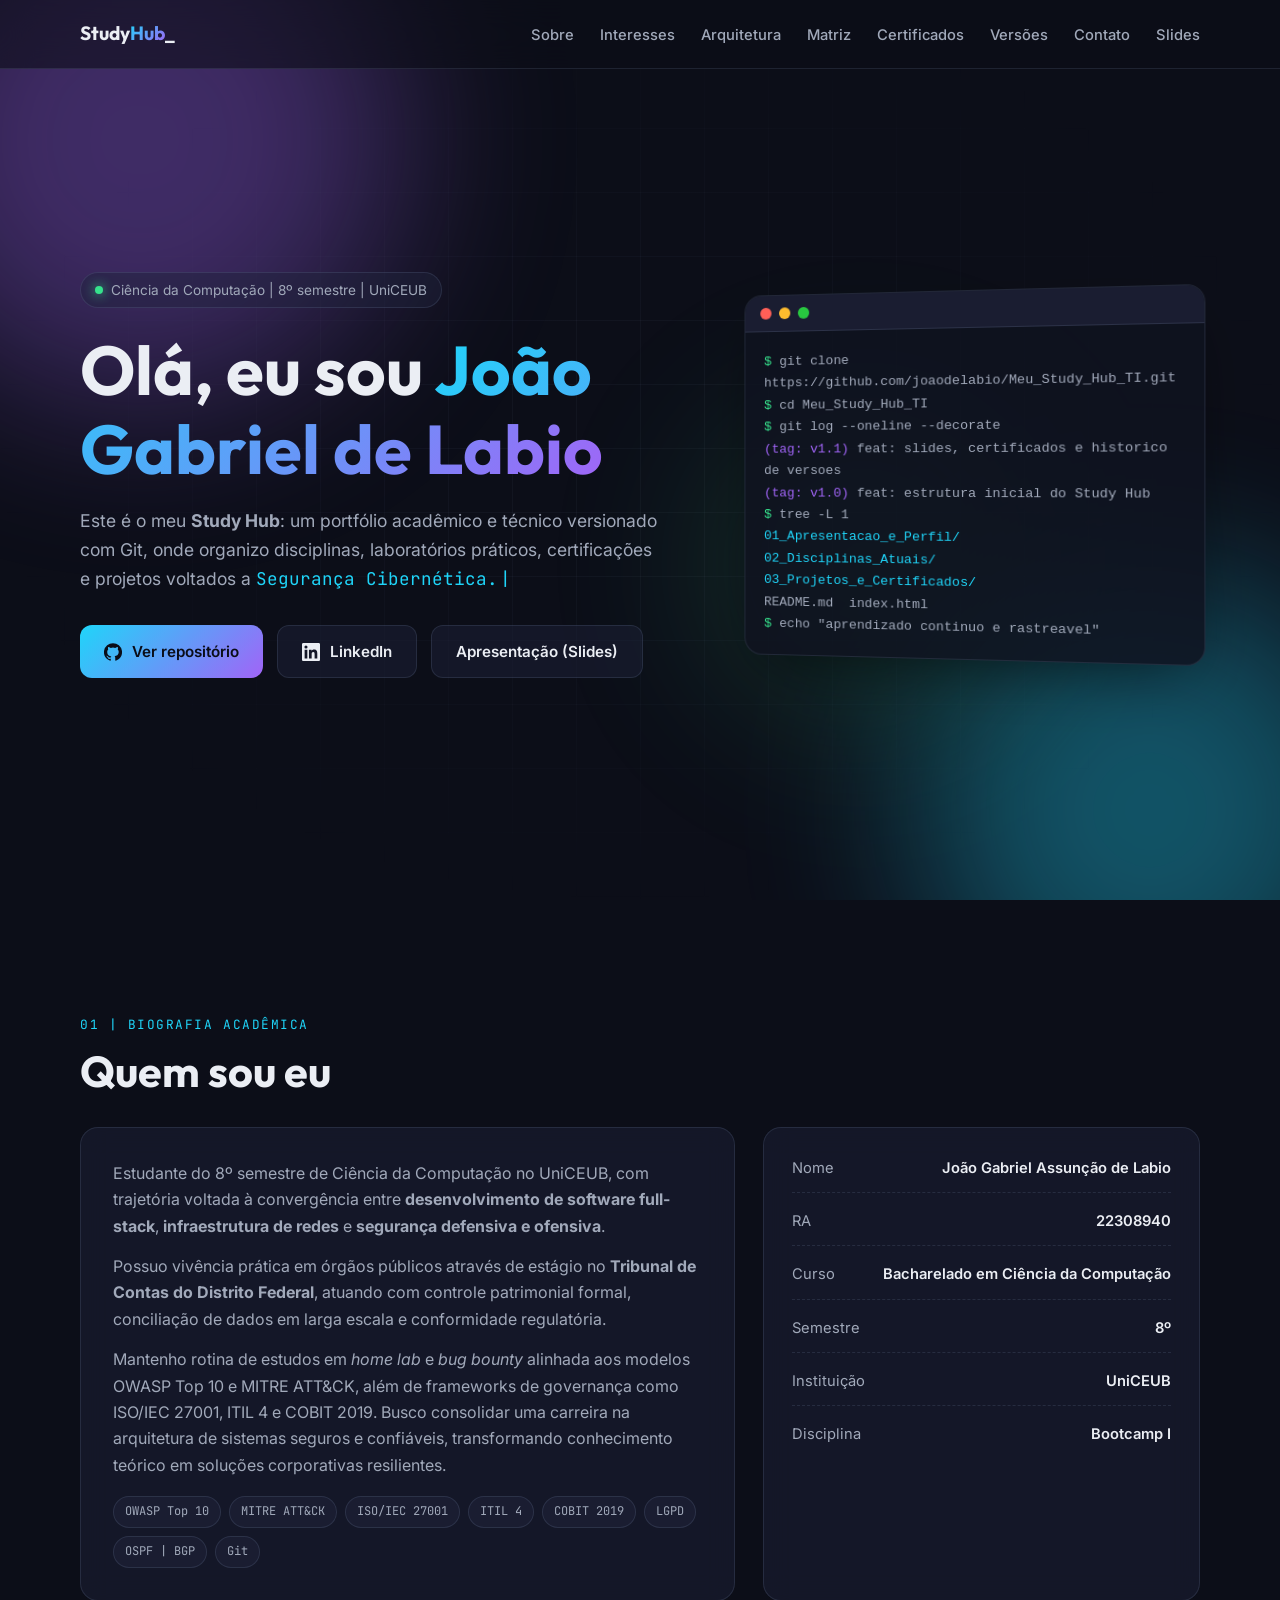
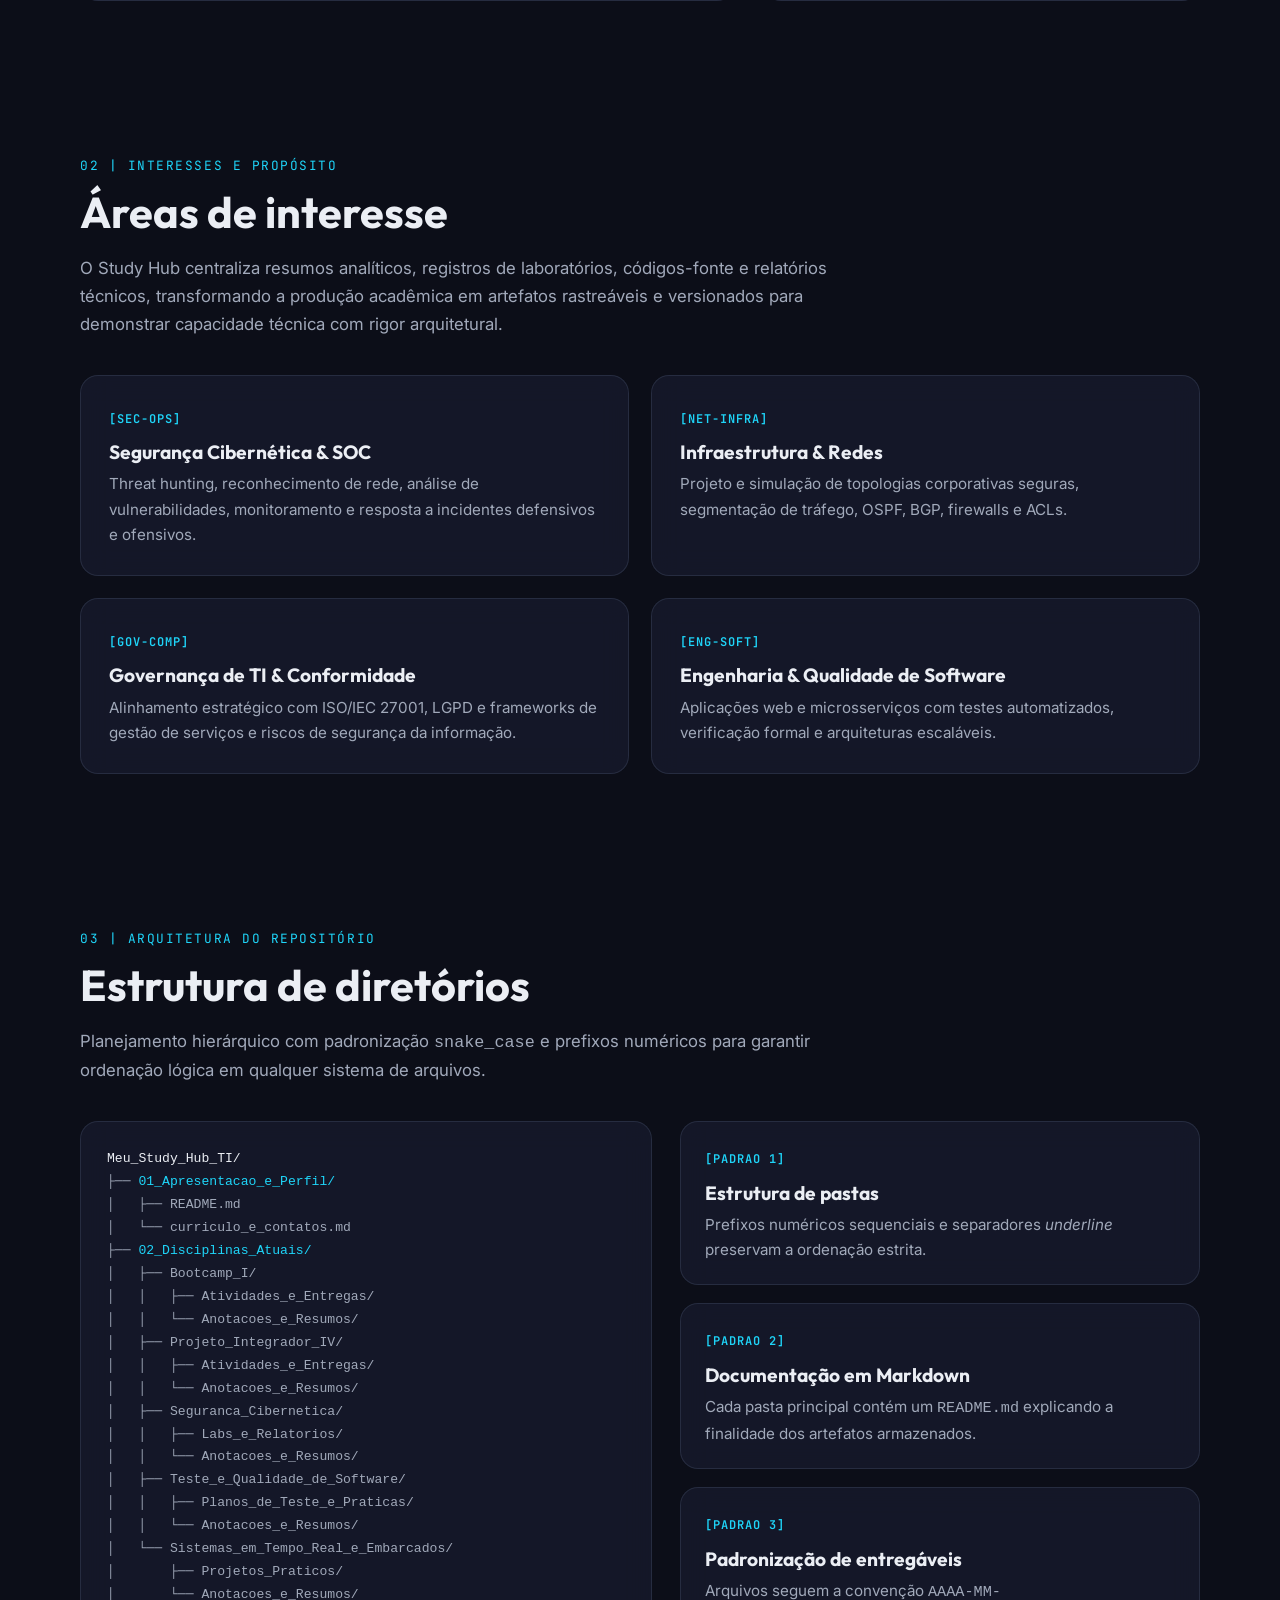
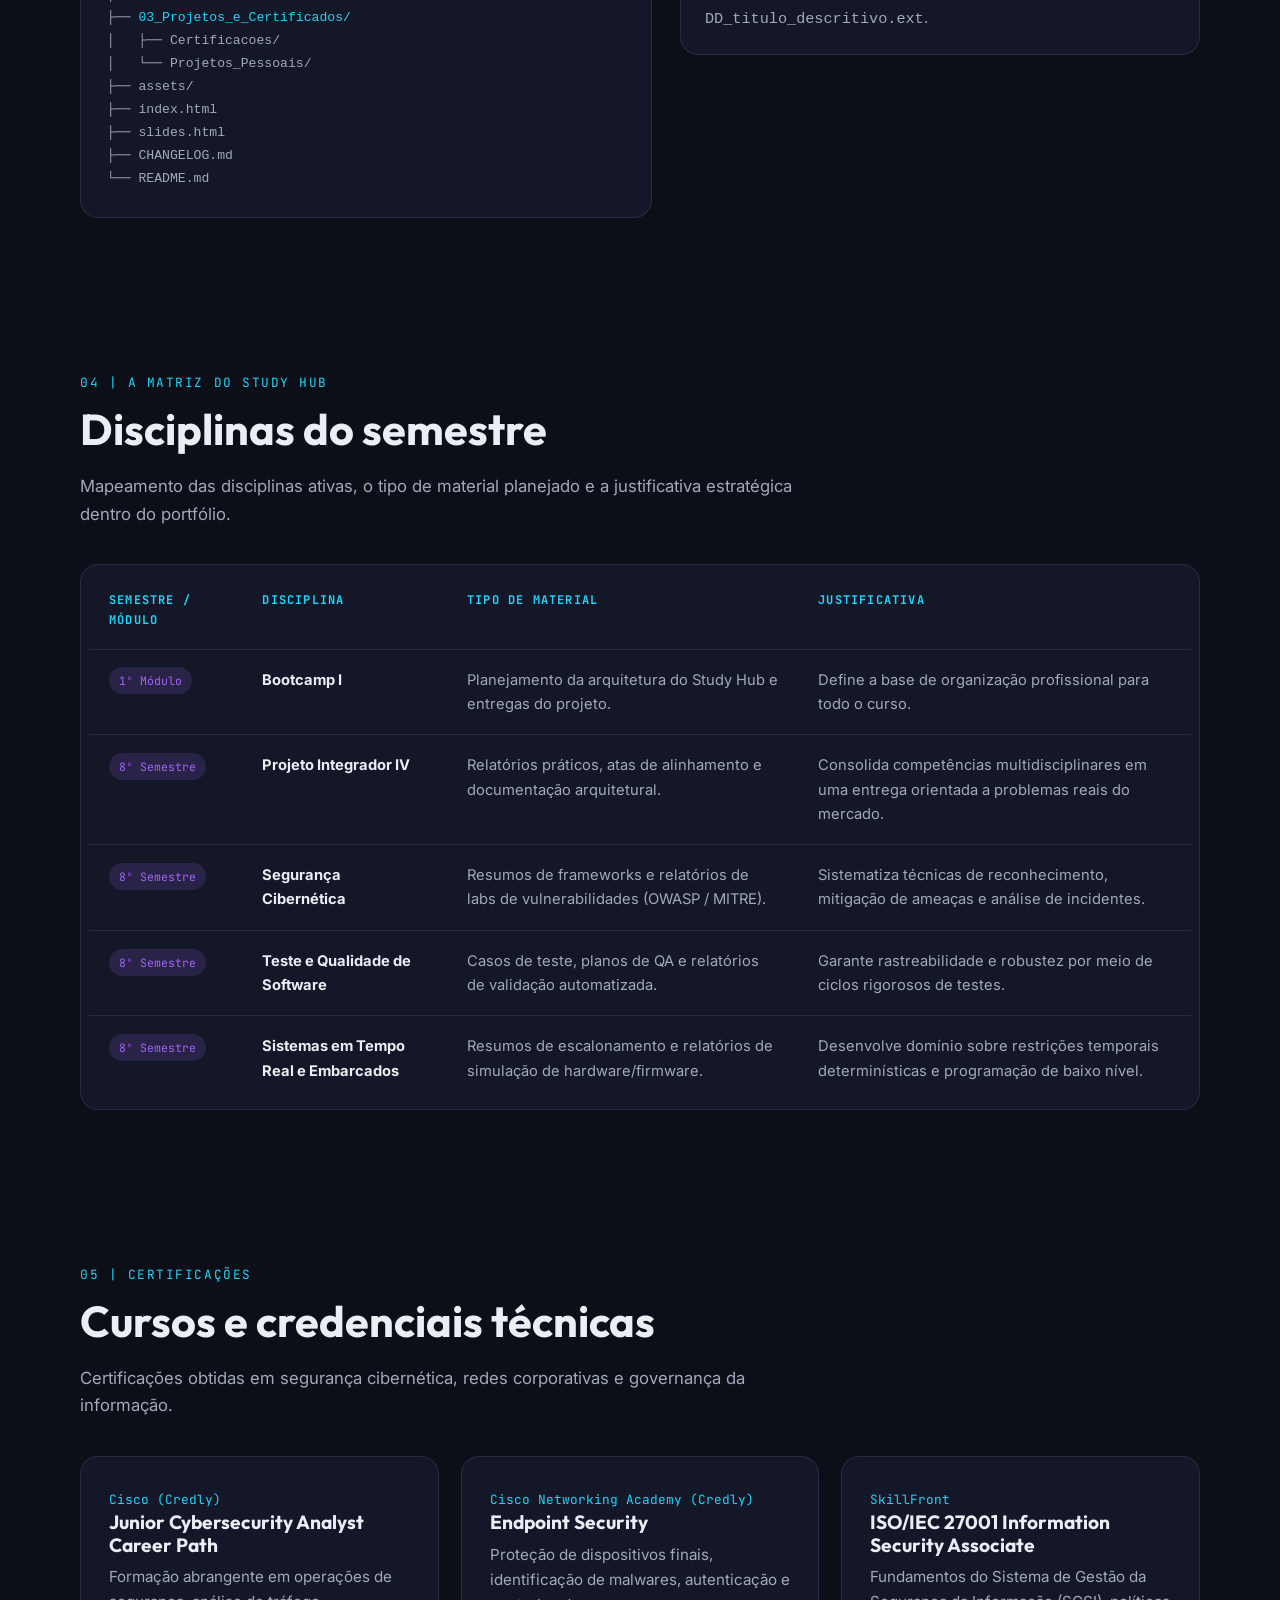
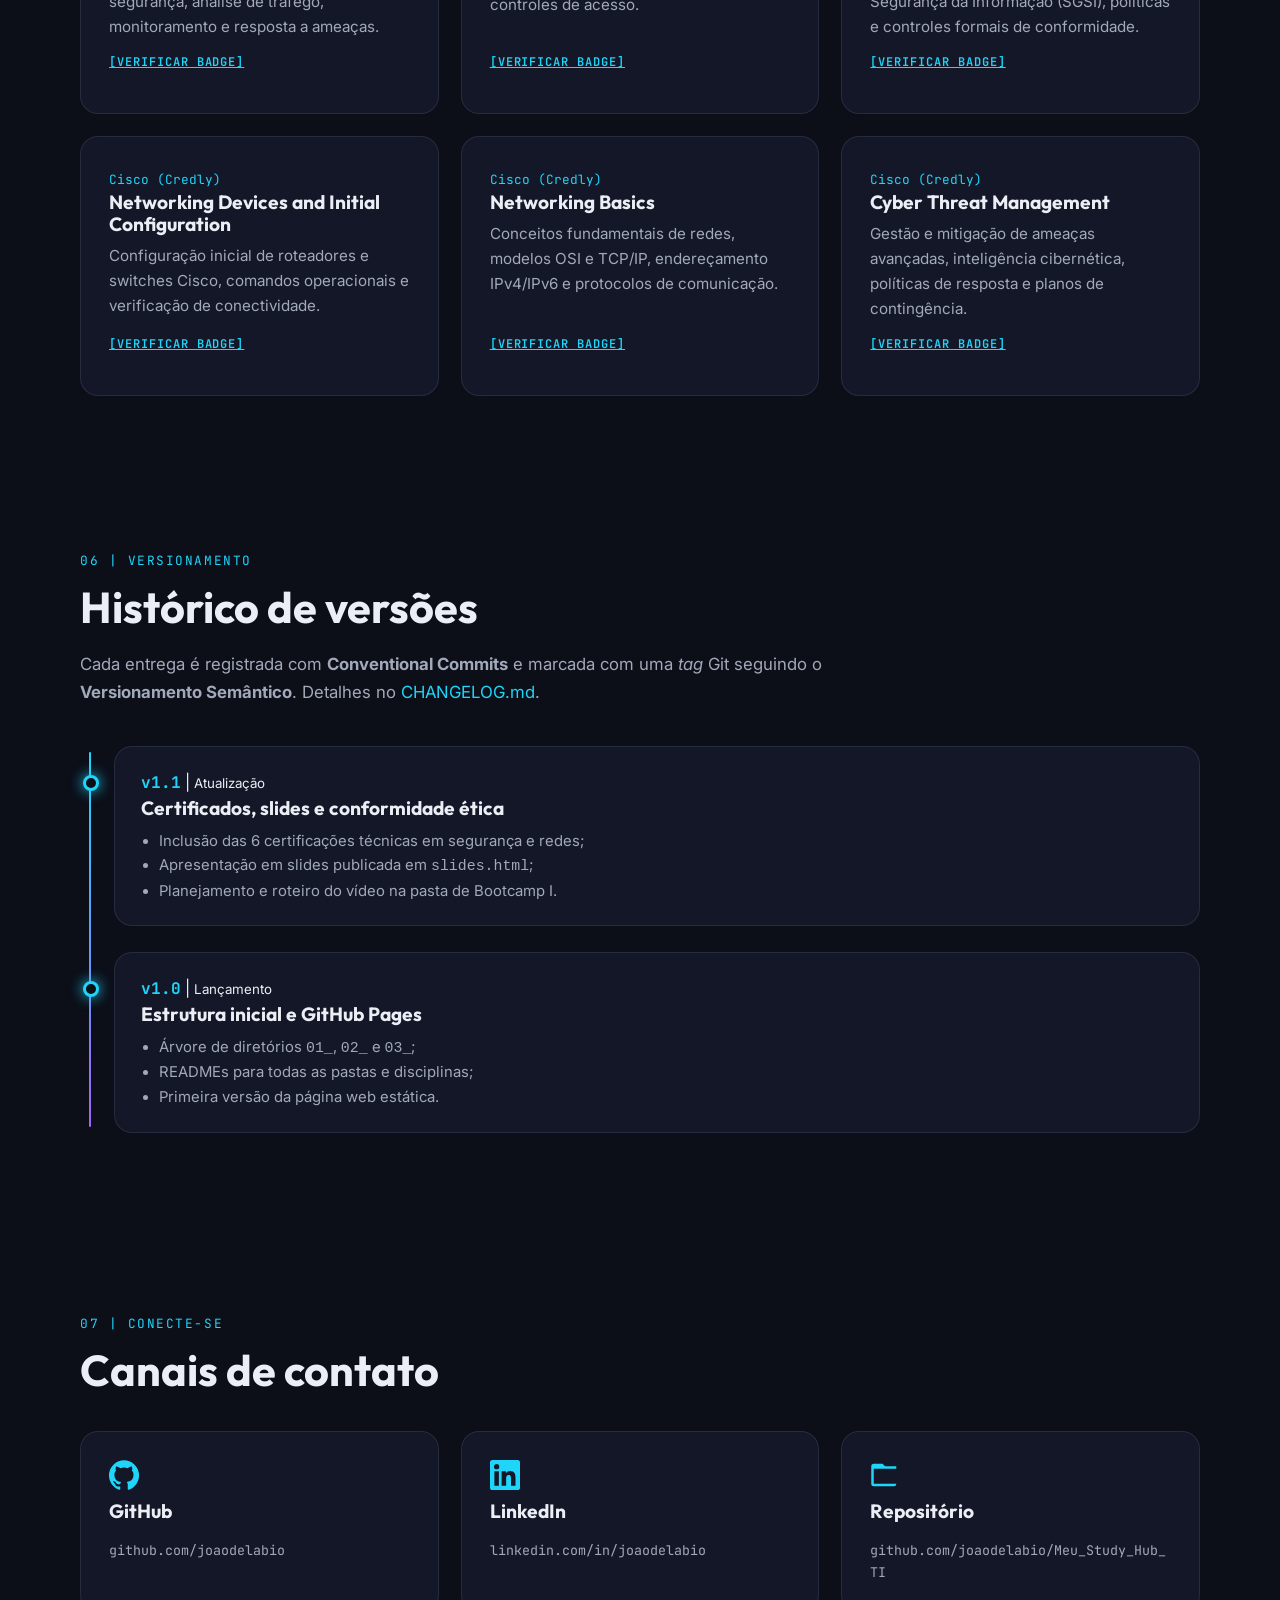
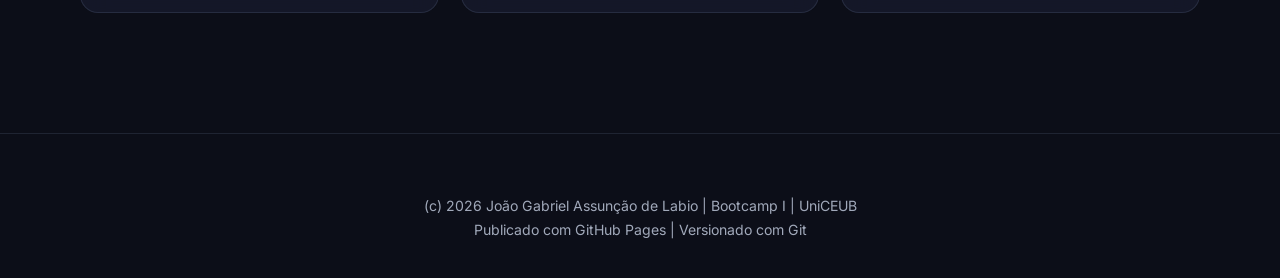
<file: index.html>
<!DOCTYPE html>
<html lang="pt-BR">

<head>
  <meta charset="UTF-8">
  <meta name="viewport" content="width=device-width, initial-scale=1.0">
  <title>Study Hub - João Gabriel de Labio | Ciência da Computação UniCEUB</title>
  <meta name="description"
    content="Study Hub de João Gabriel Assunção de Labio: portfólio acadêmico e profissional versionado com Git, reunindo disciplinas, laboratórios de segurança cibernética, projetos e certificações.">
  <meta name="author" content="João Gabriel Assunção de Labio">
  <meta property="og:title" content="Study Hub - João Gabriel de Labio">
  <meta property="og:description"
    content="Portfólio acadêmico e profissional versionado - Segurança, Redes, Governança de TI e Engenharia de Software.">
  <meta property="og:type" content="website">
  <link rel="icon" href="assets/img/favicon.svg" type="image/svg+xml">
  <link rel="preconnect" href="https://fonts.googleapis.com">
  <link rel="preconnect" href="https://fonts.gstatic.com" crossorigin>
  <link
    href="https://fonts.googleapis.com/css2?family=Inter:wght@400;500;600;700&family=JetBrains+Mono:wght@400;600&family=Outfit:wght@500;700;800&display=swap"
    rel="stylesheet">
  <link rel="stylesheet" href="assets/css/style.css">
</head>

<body>
  <div class="bg-orbs" aria-hidden="true"><span></span><span></span><span></span></div>
  <div class="bg-grid" aria-hidden="true"></div>

  <header class="nav">
    <div class="container">
      <a href="#inicio" class="logo" id="logo-link">Study<b>Hub</b>_</a>
      <button class="menu-btn" id="menu-btn" aria-label="Abrir menu">☰</button>
      <nav>
        <ul id="nav-menu">
          <li><a href="#sobre" id="nav-sobre">Sobre</a></li>
          <li><a href="#interesses" id="nav-interesses">Interesses</a></li>
          <li><a href="#arquitetura" id="nav-arquitetura">Arquitetura</a></li>
          <li><a href="#matriz" id="nav-matriz">Matriz</a></li>
          <li><a href="#certificacoes" id="nav-certificacoes">Certificados</a></li>
          <li><a href="#versoes" id="nav-versoes">Versões</a></li>
          <li><a href="#contato" id="nav-contato">Contato</a></li>
          <li><a href="slides.html" id="nav-slides">Slides</a></li>
        </ul>
      </nav>
    </div>
  </header>

  <main>
    <section class="hero" id="inicio">
      <div class="container hero-grid">
        <div>
          <span class="badge"><span class="dot"></span> Ciência da Computação | 8º semestre | UniCEUB</span>
          <h1>Olá, eu sou <span class="gradient-text">João Gabriel de Labio</span></h1>
          <p>Este é o meu <strong>Study Hub</strong>: um portfólio acadêmico e técnico versionado com Git, onde organizo
            disciplinas, laboratórios práticos, certificações e projetos voltados a <span class="typed"
              id="typed"></span></p>
          <div class="cta">
            <a class="btn btn-primary" id="btn-github" href="https://github.com/joaodelabio/Meu_Study_Hub_TI"
              target="_blank" rel="noopener">
              <svg viewBox="0 0 24 24">
                <path
                  d="M12 .3a12 12 0 0 0-3.8 23.4c.6.1.8-.3.8-.6v-2c-3.3.7-4-1.6-4-1.6-.6-1.4-1.4-1.8-1.4-1.8-1-.7.1-.7.1-.7 1.2 0 1.9 1.2 1.9 1.2 1 1.8 2.8 1.3 3.5 1 0-.8.4-1.3.7-1.6-2.7-.3-5.5-1.3-5.5-6 0-1.2.5-2.3 1.3-3.1-.2-.4-.6-1.6 0-3.2 0 0 1-.3 3.4 1.2a11.5 11.5 0 0 1 6 0c2.3-1.5 3.3-1.2 3.3-1.2.6 1.6.2 2.8 0 3.2.9.8 1.3 1.9 1.3 3.2 0 4.6-2.8 5.6-5.5 5.9.5.4.9 1 .9 2.2v3.3c0 .3.1.7.8.6A12 12 0 0 0 12 .3" />
              </svg>
              Ver repositório
            </a>
            <a class="btn" id="btn-linkedin" href="https://www.linkedin.com/in/joaodelabio" target="_blank"
              rel="noopener">
              <svg viewBox="0 0 24 24">
                <path
                  d="M20.4 20.5h-3.6v-5.6c0-1.3 0-3-1.8-3s-2.1 1.4-2.1 2.9v5.7H9.3V9h3.4v1.6c.5-.9 1.6-1.8 3.4-1.8 3.6 0 4.3 2.4 4.3 5.5v6.2zM5.3 7.4a2.1 2.1 0 1 1 0-4.2 2.1 2.1 0 0 1 0 4.2zm1.8 13.1H3.5V9h3.6v11.5zM22.2 0H1.8C.8 0 0 .8 0 1.7v20.6c0 .9.8 1.7 1.8 1.7h20.4c1 0 1.8-.8 1.8-1.7V1.7C24 .8 23.2 0 22.2 0z" />
              </svg>
              LinkedIn
            </a>
            <a class="btn" id="btn-slides" href="slides.html">Apresentação (Slides)</a>
          </div>
        </div>

        <div class="terminal" aria-label="Terminal ilustrativo com comandos git">
          <div class="terminal-bar"><i></i><i></i><i></i></div>
          <pre><span class="c">$</span> git clone https://github.com/joaodelabio/Meu_Study_Hub_TI.git
<span class="c">$</span> cd Meu_Study_Hub_TI
<span class="c">$</span> git log --oneline --decorate
<span class="k">(tag: v1.1)</span> feat: slides, certificados e historico de versoes
<span class="k">(tag: v1.0)</span> feat: estrutura inicial do Study Hub
<span class="c">$</span> tree -L 1
<span class="s">01_Apresentacao_e_Perfil/</span>
<span class="s">02_Disciplinas_Atuais/</span>
<span class="s">03_Projetos_e_Certificados/</span>
README.md  index.html
<span class="c">$</span> echo "aprendizado continuo e rastreavel"</pre>
        </div>
      </div>
    </section>

    <section id="sobre">
      <div class="container">
        <span class="section-tag reveal">01 | Biografia acadêmica</span>
        <h2 class="reveal">Quem sou eu</h2>
        <div class="about-grid">
          <div class="glass about-text reveal">
            <p>Estudante do 8º semestre de Ciência da Computação no UniCEUB, com trajetória voltada à convergência entre
              <strong>desenvolvimento de software full-stack</strong>, <strong>infraestrutura de redes</strong> e
              <strong>segurança defensiva e ofensiva</strong>.
            </p>
            <p>Possuo vivência prática em órgãos públicos através de estágio no <strong>Tribunal de Contas do Distrito
                Federal</strong>,
              atuando com controle patrimonial formal, conciliação de dados em larga escala e conformidade regulatória.
            </p>
            <p>Mantenho rotina de estudos em <em>home lab</em> e <em>bug bounty</em> alinhada aos modelos OWASP Top 10 e
              MITRE ATT&amp;CK,
              além de frameworks de governança como ISO/IEC 27001, ITIL 4 e COBIT 2019. Busco consolidar uma carreira na
              arquitetura de sistemas seguros e confiáveis, transformando conhecimento teórico em soluções corporativas
              resilientes.</p>
            <div class="chips">
              <span class="chip">OWASP Top 10</span><span class="chip">MITRE ATT&amp;CK</span><span class="chip">ISO/IEC
                27001</span>
              <span class="chip">ITIL 4</span><span class="chip">COBIT 2019</span><span class="chip">LGPD</span>
              <span class="chip">OSPF | BGP</span><span class="chip">Git</span>
            </div>
          </div>
          <aside class="glass facts reveal">
            <div class="fact"><span>Nome</span><span>João Gabriel Assunção de Labio</span></div>
            <div class="fact"><span>RA</span><span>22308940</span></div>
            <div class="fact"><span>Curso</span><span>Bacharelado em Ciência da Computação</span></div>
            <div class="fact"><span>Semestre</span><span>8º</span></div>
            <div class="fact"><span>Instituição</span><span>UniCEUB</span></div>
            <div class="fact"><span>Disciplina</span><span>Bootcamp I</span></div>
          </aside>
        </div>
      </div>
    </section>

    <section id="interesses">
      <div class="container">
        <span class="section-tag reveal">02 | Interesses e propósito</span>
        <h2 class="reveal">Áreas de interesse</h2>
        <p class="lead reveal">O Study Hub centraliza resumos analíticos, registros de laboratórios, códigos-fonte e
          relatórios técnicos,
          transformando a produção acadêmica em artefatos rastreáveis e versionados para demonstrar capacidade técnica
          com rigor arquitetural.</p>
        <div class="grid-2">
          <article class="glass card reveal">
            <span class="tag-indicator">[SEC-OPS]</span>
            <h3>Segurança Cibernética &amp; SOC</h3>
            <p>Threat hunting, reconhecimento de rede, análise de vulnerabilidades, monitoramento e resposta a
              incidentes defensivos e ofensivos.</p>
          </article>
          <article class="glass card reveal">
            <span class="tag-indicator">[NET-INFRA]</span>
            <h3>Infraestrutura &amp; Redes</h3>
            <p>Projeto e simulação de topologias corporativas seguras, segmentação de tráfego, OSPF, BGP, firewalls e
              ACLs.</p>
          </article>
          <article class="glass card reveal">
            <span class="tag-indicator">[GOV-COMP]</span>
            <h3>Governança de TI &amp; Conformidade</h3>
            <p>Alinhamento estratégico com ISO/IEC 27001, LGPD e frameworks de gestão de serviços e riscos de segurança
              da informação.</p>
          </article>
          <article class="glass card reveal">
            <span class="tag-indicator">[ENG-SOFT]</span>
            <h3>Engenharia &amp; Qualidade de Software</h3>
            <p>Aplicações web e microsserviços com testes automatizados, verificação formal e arquiteturas escaláveis.
            </p>
          </article>
        </div>
      </div>
    </section>

    <section id="arquitetura">
      <div class="container">
        <span class="section-tag reveal">03 | Arquitetura do repositório</span>
        <h2 class="reveal">Estrutura de diretórios</h2>
        <p class="lead reveal">Planejamento hierárquico com padronização <code>snake_case</code> e prefixos numéricos
          para garantir ordenação lógica
          em qualquer sistema de arquivos.</p>
        <div class="arch-grid">
          <div class="glass tree reveal">
            <pre><span class="f">Meu_Study_Hub_TI/</span>
├── <a href="https://github.com/joaodelabio/Meu_Study_Hub_TI/tree/main/01_Apresentacao_e_Perfil" target="_blank" rel="noopener">01_Apresentacao_e_Perfil/</a>
│   ├── README.md
│   └── curriculo_e_contatos.md
├── <a href="https://github.com/joaodelabio/Meu_Study_Hub_TI/tree/main/02_Disciplinas_Atuais" target="_blank" rel="noopener">02_Disciplinas_Atuais/</a>
│   ├── Bootcamp_I/
│   │   ├── Atividades_e_Entregas/
│   │   └── Anotacoes_e_Resumos/
│   ├── Projeto_Integrador_IV/
│   │   ├── Atividades_e_Entregas/
│   │   └── Anotacoes_e_Resumos/
│   ├── Seguranca_Cibernetica/
│   │   ├── Labs_e_Relatorios/
│   │   └── Anotacoes_e_Resumos/
│   ├── Teste_e_Qualidade_de_Software/
│   │   ├── Planos_de_Teste_e_Praticas/
│   │   └── Anotacoes_e_Resumos/
│   └── Sistemas_em_Tempo_Real_e_Embarcados/
│       ├── Projetos_Praticos/
│       └── Anotacoes_e_Resumos/
├── <a href="https://github.com/joaodelabio/Meu_Study_Hub_TI/tree/main/03_Projetos_e_Certificados" target="_blank" rel="noopener">03_Projetos_e_Certificados/</a>
│   ├── Certificacoes/
│   └── Projetos_Pessoais/
├── assets/
├── index.html
├── slides.html
├── CHANGELOG.md
└── README.md</pre>
          </div>
          <div class="rules">
            <article class="glass card reveal">
              <span class="tag-indicator">[PADRAO 1]</span>
              <h3>Estrutura de pastas</h3>
              <p>Prefixos numéricos sequenciais e separadores <em>underline</em> preservam a ordenação estrita.</p>
            </article>
            <article class="glass card reveal">
              <span class="tag-indicator">[PADRAO 2]</span>
              <h3>Documentação em Markdown</h3>
              <p>Cada pasta principal contém um <code>README.md</code> explicando a finalidade dos artefatos
                armazenados.</p>
            </article>
            <article class="glass card reveal">
              <span class="tag-indicator">[PADRAO 3]</span>
              <h3>Padronização de entregáveis</h3>
              <p>Arquivos seguem a convenção <code>AAAA-MM-DD_titulo_descritivo.ext</code>.</p>
            </article>
          </div>
        </div>
      </div>
    </section>

    <section id="matriz">
      <div class="container">
        <span class="section-tag reveal">04 | A matriz do Study Hub</span>
        <h2 class="reveal">Disciplinas do semestre</h2>
        <p class="lead reveal">Mapeamento das disciplinas ativas, o tipo de material planejado e a justificativa
          estratégica dentro do portfólio.</p>
        <div class="glass table-wrap reveal">
          <table>
            <thead>
              <tr>
                <th>Semestre / Módulo</th>
                <th>Disciplina</th>
                <th>Tipo de material</th>
                <th>Justificativa</th>
              </tr>
            </thead>
            <tbody>
              <tr>
                <td><span class="pill">1º Módulo</span></td>
                <td><strong>Bootcamp I</strong></td>
                <td>Planejamento da arquitetura do Study Hub e entregas do projeto.</td>
                <td>Define a base de organização profissional para todo o curso.</td>
              </tr>
              <tr>
                <td><span class="pill">8º Semestre</span></td>
                <td><strong>Projeto Integrador IV</strong></td>
                <td>Relatórios práticos, atas de alinhamento e documentação arquitetural.</td>
                <td>Consolida competências multidisciplinares em uma entrega orientada a problemas reais do mercado.
                </td>
              </tr>
              <tr>
                <td><span class="pill">8º Semestre</span></td>
                <td><strong>Segurança Cibernética</strong></td>
                <td>Resumos de frameworks e relatórios de labs de vulnerabilidades (OWASP / MITRE).</td>
                <td>Sistematiza técnicas de reconhecimento, mitigação de ameaças e análise de incidentes.</td>
              </tr>
              <tr>
                <td><span class="pill">8º Semestre</span></td>
                <td><strong>Teste e Qualidade de Software</strong></td>
                <td>Casos de teste, planos de QA e relatórios de validação automatizada.</td>
                <td>Garante rastreabilidade e robustez por meio de ciclos rigorosos de testes.</td>
              </tr>
              <tr>
                <td><span class="pill">8º Semestre</span></td>
                <td><strong>Sistemas em Tempo Real e Embarcados</strong></td>
                <td>Resumos de escalonamento e relatórios de simulação de hardware/firmware.</td>
                <td>Desenvolve domínio sobre restrições temporais determinísticas e programação de baixo nível.</td>
              </tr>
            </tbody>
          </table>
        </div>
      </div>
    </section>

    <section id="certificacoes">
      <div class="container">
        <span class="section-tag reveal">05 | Certificações</span>
        <h2 class="reveal">Cursos e credenciais técnicas</h2>
        <p class="lead reveal">Certificações obtidas em segurança cibernética, redes corporativas e governança da
          informação.</p>
        <div class="grid-3">
          <article class="glass card cert-card reveal">
            <div>
              <span class="cert-org">Cisco (Credly)</span>
              <h3>Junior Cybersecurity Analyst Career Path</h3>
              <p>Formação abrangente em operações de segurança, análise de tráfego, monitoramento e resposta a ameaças.
              </p>
            </div>
            <a href="https://www.credly.com/badges/2a23f8d8-a724-4d16-84aa-127452d91d58" target="_blank" rel="noopener"
              class="tag-indicator" style="text-decoration:underline;">[Verificar Badge]</a>
          </article>
          <article class="glass card cert-card reveal">
            <div>
              <span class="cert-org">Cisco Networking Academy (Credly)</span>
              <h3>Endpoint Security</h3>
              <p>Proteção de dispositivos finais, identificação de malwares, autenticação e controles de acesso.</p>
            </div>
            <a href="https://www.credly.com/badges/8ebada87-426a-4f66-b1ca-674176a88ca8" target="_blank" rel="noopener"
              class="tag-indicator" style="text-decoration:underline;">[Verificar Badge]</a>
          </article>
          <article class="glass card cert-card reveal">
            <div>
              <span class="cert-org">SkillFront</span>
              <h3>ISO/IEC 27001 Information Security Associate</h3>
              <p>Fundamentos do Sistema de Gestão da Segurança da Informação (SGSI), políticas e controles formais de
                conformidade.</p>
            </div>
            <a href="https://www.skillfront.com/Badges/47134966364076" target="_blank" rel="noopener"
              class="tag-indicator" style="text-decoration:underline;">[Verificar Badge]</a>
          </article>
          <article class="glass card cert-card reveal">
            <div>
              <span class="cert-org">Cisco (Credly)</span>
              <h3>Networking Devices and Initial Configuration</h3>
              <p>Configuração inicial de roteadores e switches Cisco, comandos operacionais e verificação de
                conectividade.</p>
            </div>
            <a href="https://www.credly.com/badges/fadc7e8c-0eb1-47b3-8aa8-27eec1027c54" target="_blank" rel="noopener"
              class="tag-indicator" style="text-decoration:underline;">[Verificar Badge]</a>
          </article>
          <article class="glass card cert-card reveal">
            <div>
              <span class="cert-org">Cisco (Credly)</span>
              <h3>Networking Basics</h3>
              <p>Conceitos fundamentais de redes, modelos OSI e TCP/IP, endereçamento IPv4/IPv6 e protocolos de
                comunicação.</p>
            </div>
            <a href="https://www.credly.com/badges/0df0672b-ef63-4031-80f8-2b11eaa8a258" target="_blank" rel="noopener"
              class="tag-indicator" style="text-decoration:underline;">[Verificar Badge]</a>
          </article>
          <article class="glass card cert-card reveal">
            <div>
              <span class="cert-org">Cisco (Credly)</span>
              <h3>Cyber Threat Management</h3>
              <p>Gestão e mitigação de ameaças avançadas, inteligência cibernética, políticas de resposta e planos de
                contingência.</p>
            </div>
            <a href="https://www.credly.com/badges/b984d266-1af2-4c99-946c-1b99151f79cf" target="_blank" rel="noopener"
              class="tag-indicator" style="text-decoration:underline;">[Verificar Badge]</a>
          </article>
        </div>
      </div>
    </section>

    <section id="versoes">
      <div class="container">
        <span class="section-tag reveal">06 | Versionamento</span>
        <h2 class="reveal">Histórico de versões</h2>
        <p class="lead reveal">Cada entrega é registrada com <strong>Conventional Commits</strong> e marcada com uma
          <em>tag</em> Git seguindo o
          <strong>Versionamento Semântico</strong>. Detalhes no <a
            href="https://github.com/joaodelabio/Meu_Study_Hub_TI/blob/main/CHANGELOG.md" target="_blank"
            rel="noopener">CHANGELOG.md</a>.
        </p>
        <div class="timeline">
          <article class="glass tl-item reveal">
            <span class="ver">v1.1</span> | <small>Atualização</small>
            <h3>Certificados, slides e conformidade ética</h3>
            <ul>
              <li>Inclusão das 6 certificações técnicas em segurança e redes;</li>
              <li>Apresentação em slides publicada em <code>slides.html</code>;</li>
              <li>Planejamento e roteiro do vídeo na pasta de Bootcamp I.</li>
            </ul>
          </article>
          <article class="glass tl-item reveal">
            <span class="ver">v1.0</span> | <small>Lançamento</small>
            <h3>Estrutura inicial e GitHub Pages</h3>
            <ul>
              <li>Árvore de diretórios <code>01_</code>, <code>02_</code> e <code>03_</code>;</li>
              <li>READMEs para todas as pastas e disciplinas;</li>
              <li>Primeira versão da página web estática.</li>
            </ul>
          </article>
        </div>

      </div>
    </section>

    <section id="contato">
      <div class="container">
        <span class="section-tag reveal">07 | Conecte-se</span>
        <h2 class="reveal">Canais de contato</h2>
        <div class="links-grid">
          <a class="glass card link-card reveal" id="card-github" href="https://github.com/joaodelabio" target="_blank"
            rel="noopener">
            <svg viewBox="0 0 24 24">
              <path
                d="M12 .3a12 12 0 0 0-3.8 23.4c.6.1.8-.3.8-.6v-2c-3.3.7-4-1.6-4-1.6-.6-1.4-1.4-1.8-1.4-1.8-1-.7.1-.7.1-.7 1.2 0 1.9 1.2 1.9 1.2 1 1.8 2.8 1.3 3.5 1 0-.8.4-1.3.7-1.6-2.7-.3-5.5-1.3-5.5-6 0-1.2.5-2.3 1.3-3.1-.2-.4-.6-1.6 0-3.2 0 0 1-.3 3.4 1.2a11.5 11.5 0 0 1 6 0c2.3-1.5 3.3-1.2 3.3-1.2.6 1.6.2 2.8 0 3.2.9.8 1.3 1.9 1.3 3.2 0 4.6-2.8 5.6-5.5 5.9.5.4.9 1 .9 2.2v3.3c0 .3.1.7.8.6A12 12 0 0 0 12 .3" />
            </svg>
            <h3>GitHub</h3><small>github.com/joaodelabio</small>
          </a>
          <a class="glass card link-card reveal" id="card-linkedin" href="https://www.linkedin.com/in/joaodelabio"
            target="_blank" rel="noopener">
            <svg viewBox="0 0 24 24">
              <path
                d="M20.4 20.5h-3.6v-5.6c0-1.3 0-3-1.8-3s-2.1 1.4-2.1 2.9v5.7H9.3V9h3.4v1.6c.5-.9 1.6-1.8 3.4-1.8 3.6 0 4.3 2.4 4.3 5.5v6.2zM5.3 7.4a2.1 2.1 0 1 1 0-4.2 2.1 2.1 0 0 1 0 4.2zm1.8 13.1H3.5V9h3.6v11.5zM22.2 0H1.8C.8 0 0 .8 0 1.7v20.6c0 .9.8 1.7 1.8 1.7h20.4c1 0 1.8-.8 1.8-1.7V1.7C24 .8 23.2 0 22.2 0z" />
            </svg>
            <h3>LinkedIn</h3><small>linkedin.com/in/joaodelabio</small>
          </a>
          <a class="glass card link-card reveal" id="card-repo" href="https://github.com/joaodelabio/Meu_Study_Hub_TI"
            target="_blank" rel="noopener">
            <svg viewBox="0 0 24 24">
              <path d="M3 3h7l2 2h9v14a2 2 0 0 1-2 2H3a2 2 0 0 1-2-2V5a2 2 0 0 1 2-2zm0 4v12h18V7H3z" />
            </svg>
            <h3>Repositório</h3><small>github.com/joaodelabio/Meu_Study_Hub_TI</small>
          </a>
        </div>
      </div>
    </section>
  </main>

  <footer>
    <div class="container">
      (c) <span id="year">2026</span> João Gabriel Assunção de Labio | Bootcamp I | UniCEUB<br>
      Publicado com GitHub Pages | Versionado com Git
    </div>
  </footer>

  <script src="assets/js/main.js"></script>
</body>

</html>
</file>
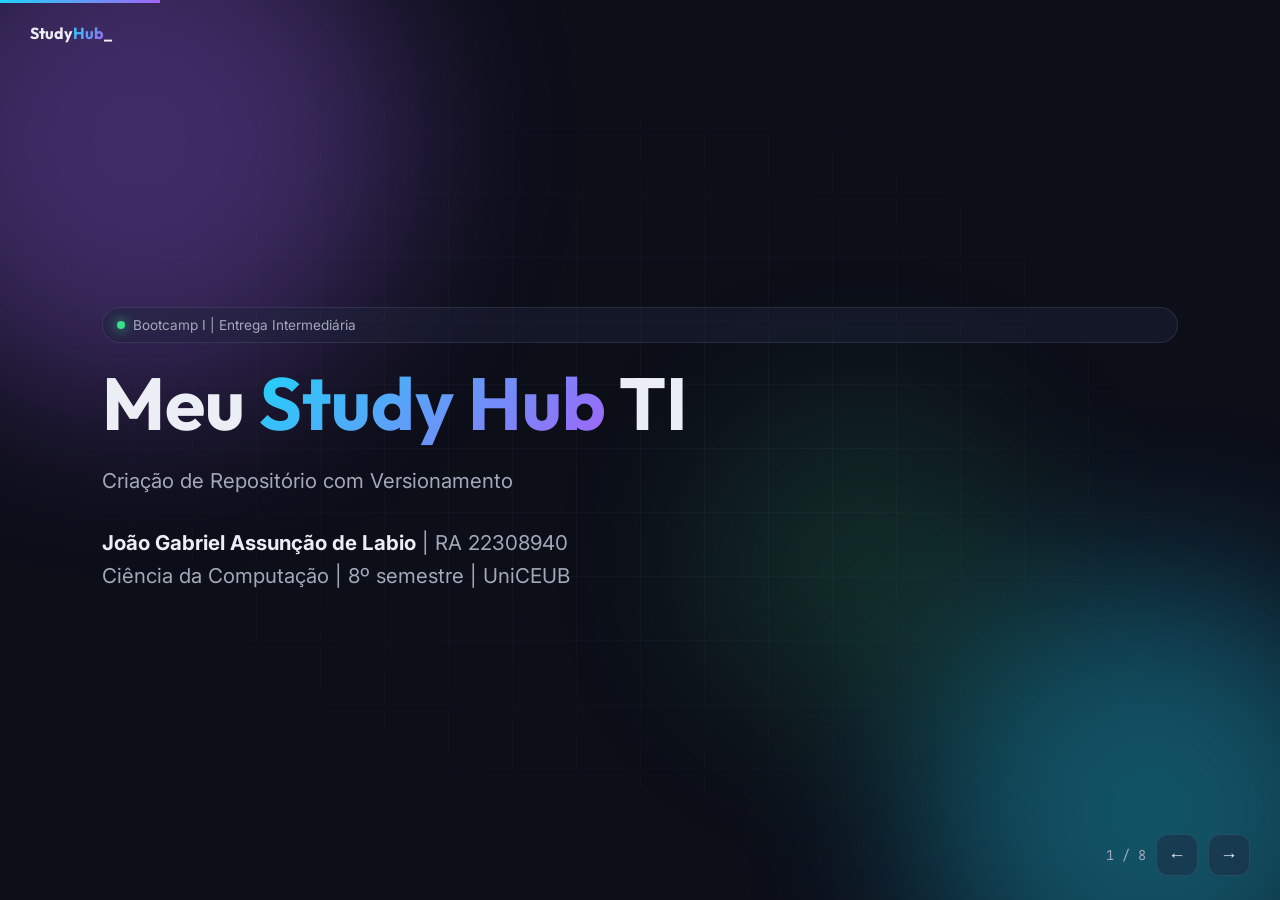
<file: slides.html>
<!DOCTYPE html>
<html lang="pt-BR">
<head>
  <meta charset="UTF-8">
  <meta name="viewport" content="width=device-width, initial-scale=1.0">
  <title>Slides - Study Hub - João Gabriel de Labio</title>
  <meta name="description" content="Apresentação em slides do Study Hub de João Gabriel de Labio - Bootcamp I, UniCEUB.">
  <link rel="icon" href="assets/img/favicon.svg" type="image/svg+xml">
  <link rel="preconnect" href="https://fonts.googleapis.com">
  <link rel="preconnect" href="https://fonts.gstatic.com" crossorigin>
  <link href="https://fonts.googleapis.com/css2?family=Inter:wght@400;500;600;700&family=JetBrains+Mono:wght@400;600&family=Outfit:wght@500;700;800&display=swap" rel="stylesheet">
  <link rel="stylesheet" href="assets/css/style.css">
  <style>
    body { overflow: hidden; height: 100vh; }
    .deck { position: relative; height: 100vh; width: 100vw; }
    .slide {
      position: absolute; inset: 0; display: flex; flex-direction: column; justify-content: center;
      padding: 6vh 8vw; opacity: 0; transform: translateX(60px) scale(.98);
      transition: opacity .6s ease, transform .6s ease; pointer-events: none;
    }
    .slide.active { opacity: 1; transform: none; pointer-events: auto; }
    .slide.prev { transform: translateX(-60px) scale(.98); }
    .slide h1 { font-size: clamp(2.4rem, 6vw, 4.6rem); margin: 18px 0; }
    .slide h2 { font-size: clamp(1.8rem, 4vw, 3rem); }
    .slide p, .slide li { font-size: clamp(1rem, 1.6vw, 1.3rem); color: var(--muted); }
    .slide ul { margin: 18px 0 0 22px; display: grid; gap: 10px; }
    .slide .grid-2, .slide .grid-3 { margin-top: 28px; }
    .slide .card { padding: 22px; }
    .slide pre { font-family: var(--font-mono); font-size: clamp(.75rem, 1.15vw, .95rem); color: var(--muted); line-height: 1.6; }
    .controls {
      position: fixed; bottom: 24px; right: 30px; display: flex; gap: 10px; align-items: center; z-index: 10;
      font-family: var(--font-mono); font-size: .85rem; color: var(--muted);
    }
    .controls button {
      background: var(--surface); border: 1px solid var(--border); color: var(--text); width: 42px; height: 42px;
      border-radius: 12px; cursor: pointer; font-size: 1.1rem; transition: transform .2s;
    }
    .controls button:hover { transform: translateY(-2px); }
    .progress { position: fixed; top: 0; left: 0; height: 3px; background: var(--grad); transition: width .4s; z-index: 10; }
    .home { position: fixed; top: 20px; left: 30px; z-index: 10; font-family: var(--font-display); font-weight: 700; color: var(--text); }
    .home b { background: var(--grad); -webkit-background-clip: text; background-clip: text; color: transparent; }
    @media (max-width: 900px) { body { overflow: auto; } }
  </style>
</head>
<body>
  <div class="bg-orbs" aria-hidden="true"><span></span><span></span><span></span></div>
  <div class="bg-grid" aria-hidden="true"></div>
  <div class="progress" id="progress"></div>
  <a href="index.html" class="home" id="slides-home">Study<b>Hub</b>_</a>

  <main class="deck" id="deck">
    <section class="slide active">
      <span class="badge"><span class="dot"></span> Bootcamp I | Entrega Intermediária</span>
      <h1>Meu <span class="gradient-text">Study Hub</span> TI</h1>
      <p>Criação de Repositório com Versionamento</p>
      <p style="margin-top:28px"><strong style="color:var(--text)">João Gabriel Assunção de Labio</strong> | RA 22308940<br>
        Ciência da Computação | 8º semestre | UniCEUB</p>
    </section>

    <section class="slide">
      <span class="section-tag">01 | Quem sou</span>
      <h2>Biografia acadêmica</h2>
      <ul>
        <li>Foco em <strong style="color:var(--text)">software full-stack, redes e segurança</strong> defensiva e ofensiva.</li>
        <li>Estágio no <strong style="color:var(--text)">Tribunal de Contas do DF</strong>: controle patrimonial, conciliação de dados e conformidade.</li>
        <li>Rotina de <em>home lab</em> e <em>bug bounty</em> (OWASP Top 10, MITRE ATT&amp;CK).</li>
        <li>Governança e conformidade: ISO/IEC 27001, ITIL 4, COBIT 2019 e LGPD.</li>
      </ul>
    </section>

    <section class="slide">
      <span class="section-tag">02 | Propósito</span>
      <h2>Por que um Study Hub?</h2>
      <div class="grid-3">
        <div class="glass card"><span class="tag-indicator">[ORGANIZAR]</span><h3>Centralizar</h3><p>Resumos analíticos, labs, códigos e relatórios técnicos em um repositório único.</p></div>
        <div class="glass card"><span class="tag-indicator">[RASTREAR]</span><h3>Versionar</h3><p>Histórico rastreável com Git, conventional commits, tags e versionamento semântico.</p></div>
        <div class="glass card"><span class="tag-indicator">[DEMONSTRAR]</span><h3>Apresentar</h3><p>Vitrine viva de competências aplicadas integrada com GitHub Pages e LinkedIn.</p></div>
      </div>
    </section>

    <section class="slide">
      <span class="section-tag">03 | Arquitetura</span>
      <h2>Estrutura do repositório</h2>
      <div class="grid-2" style="align-items:start">
        <div class="glass card"><pre>Meu_Study_Hub_TI/
├── 01_Apresentacao_e_Perfil/
├── 02_Disciplinas_Atuais/
│   ├── Bootcamp_I/
│   ├── Projeto_Integrador_IV/
│   ├── Seguranca_Cibernetica/
│   ├── Teste_e_Qualidade_de_Software/
│   └── Sistemas_em_Tempo_Real_e_Embarcados/
├── 03_Projetos_e_Certificados/
│   ├── Certificacoes/
│   └── Projetos_Pessoais/
├── assets/ | index.html | slides.html
└── README.md | CHANGELOG.md</pre></div>
        <ul>
          <li>Prefixos numéricos sequenciais e <code>snake_case</code>;</li>
          <li>Arquivo <code>README.md</code> individual por diretório;</li>
          <li>Padronização de entregas: <code>AAAA-MM-DD_titulo.ext</code>;</li>
          <li>Separação estrita entre entregas e anotações.</li>
        </ul>
      </div>
    </section>

    <section class="slide">
      <span class="section-tag">04 | Matriz e Certificados</span>
      <h2>Disciplinas e Credenciais Técnicas</h2>
      <div class="grid-2">
        <div class="glass card">
          <span class="tag-indicator">[DISCIPLINAS ATIVAS]</span>
          <ul>
            <li>Bootcamp I</li>
            <li>Projeto Integrador IV</li>
            <li>Segurança Cibernética</li>
            <li>Teste e Qualidade de Software</li>
            <li>Sistemas em Tempo Real e Embarcados</li>
          </ul>
        </div>
        <div class="glass card">
          <span class="tag-indicator">[CERTIFICAÇÕES OBTIDAS]</span>
          <ul>
            <li>Cisco: Junior Cybersecurity Analyst</li>
            <li>Cisco Networking Academy: Endpoint Security</li>
            <li>SkillFront: ISO/IEC 27001 Security Associate</li>
            <li>Cisco: Networking Devices &amp; Initial Config</li>
            <li>Cisco: Networking Basics</li>
            <li>Cisco: Cyber Threat Management</li>
          </ul>
        </div>
      </div>
    </section>

    <section class="slide">
      <span class="section-tag">05 | Versionamento</span>
      <h2>Versionamento com Git</h2>
      <div class="grid-2" style="align-items:start">
        <div class="glass card"><pre><span style="color:var(--accent)">$</span> git init -b main
<span style="color:var(--accent)">$</span> git add .
<span style="color:var(--accent)">$</span> git commit -m "feat: estrutura inicial"
<span style="color:var(--accent)">$</span> git tag -a v1.0 -m "Versao 1.0"
<span style="color:var(--accent)">$</span> git commit -m "feat: slides e historico"
<span style="color:var(--accent)">$</span> git tag -a v1.1 -m "Versao 1.1"
<span style="color:var(--accent)">$</span> git push origin main --tags</pre></div>
        <ul>
          <li><strong>Conventional Commits</strong> (<code>feat:</code>, <code>docs:</code>, <code>fix:</code>);</li>
          <li><strong>SemVer</strong> com tags anotadas no repositório remoto;</li>
          <li>Rastreabilidade de alterações via <code>CHANGELOG.md</code>.</li>
        </ul>
      </div>
    </section>

    <section class="slide">
      <span class="section-tag">06 | Publicação e Integração</span>
      <h2>GitHub Pages e LinkedIn</h2>
      <div class="grid-2">
        <div class="glass card">
          <span class="tag-indicator">[WEB HOSTING]</span>
          <h3>GitHub Pages</h3>
          <p>Publicação estática direta a partir da branch <code>main</code>:<br><code>joaodelabio.github.io/Meu_Study_Hub_TI</code></p>
        </div>
        <div class="glass card">
          <span class="tag-indicator">[REDE PROFISSIONAL]</span>
          <h3>LinkedIn</h3>
          <p>Integração na seção <em>Projetos</em> e <em>Em destaque</em> do perfil <code>linkedin.com/in/joaodelabio</code>.</p>
        </div>
      </div>
    </section>

    <section class="slide">
      <span class="section-tag">07 | Conclusão</span>
      <h1>Obrigado pela atenção.</h1>
      <p style="margin-top:20px">Repositório: github.com/joaodelabio/Meu_Study_Hub_TI<br>Perfil: linkedin.com/in/joaodelabio</p>
      <p style="margin-top:30px; font-size:.9rem; color:var(--muted)">Em conformidade com as diretrizes de Integridade Acadêmica do UniCEUB (Art. 6º e 7º).</p>
    </section>
  </main>

  <div class="controls">
    <span id="counter">1 / 8</span>
    <button id="btn-prev" aria-label="Slide anterior">&larr;</button>
    <button id="btn-next" aria-label="Próximo slide">&rarr;</button>
  </div>

  <script>
    (() => {
      const slides = [...document.querySelectorAll('.slide')];
      const counter = document.getElementById('counter');
      const progress = document.getElementById('progress');
      let i = 0;
      const show = (n) => {
        i = Math.max(0, Math.min(slides.length - 1, n));
        slides.forEach((s, k) => { s.classList.toggle('active', k === i); s.classList.toggle('prev', k < i); });
        counter.textContent = `${i + 1} / ${slides.length}`;
        progress.style.width = `${((i + 1) / slides.length) * 100}%`;
      };
      document.getElementById('btn-next').onclick = () => show(i + 1);
      document.getElementById('btn-prev').onclick = () => show(i - 1);
      document.addEventListener('keydown', (e) => {
        if (['ArrowRight', 'PageDown', ' '].includes(e.key)) show(i + 1);
        if (['ArrowLeft', 'PageUp'].includes(e.key)) show(i - 1);
      });
      show(0);
    })();
  </script>
</body>
</html>
</file>
<file: assets/css/style.css>
:root {
  --bg: hsl(230, 35%, 7%);
  --bg-2: hsl(230, 30%, 10%);
  --surface: hsla(230, 30%, 18%, 0.45);
  --surface-strong: hsla(230, 30%, 22%, 0.7);
  --border: hsla(220, 60%, 80%, 0.12);
  --text: hsl(220, 30%, 94%);
  --muted: hsl(222, 15%, 68%);
  --primary: hsl(190, 95%, 55%);
  --secondary: hsl(265, 90%, 68%);
  --accent: hsl(150, 75%, 55%);
  --warn: hsl(38, 95%, 60%);
  --grad: linear-gradient(135deg, var(--primary), var(--secondary));
  --radius: 18px;
  --shadow: 0 20px 60px -20px rgba(0, 0, 0, 0.6);
  --font: 'Inter', system-ui, sans-serif;
  --font-display: 'Outfit', 'Inter', sans-serif;
  --font-mono: 'JetBrains Mono', ui-monospace, monospace;
}

*,
*::before,
*::after { box-sizing: border-box; margin: 0; padding: 0; }

html { scroll-behavior: smooth; }

body {
  font-family: var(--font);
  background: var(--bg);
  color: var(--text);
  line-height: 1.65;
  overflow-x: hidden;
  -webkit-font-smoothing: antialiased;
}

a { color: var(--primary); text-decoration: none; }

.bg-orbs { position: fixed; inset: 0; z-index: -1; overflow: hidden; }
.bg-orbs span {
  position: absolute; border-radius: 50%; filter: blur(90px); opacity: .35;
  animation: float 22s ease-in-out infinite alternate;
}
.bg-orbs span:nth-child(1) { width: 520px; height: 520px; background: var(--secondary); top: -120px; left: -120px; }
.bg-orbs span:nth-child(2) { width: 460px; height: 460px; background: var(--primary); bottom: -140px; right: -100px; animation-delay: -6s; }
.bg-orbs span:nth-child(3) { width: 320px; height: 320px; background: var(--accent); top: 45%; left: 55%; opacity: .15; animation-delay: -12s; }
.bg-grid {
  position: fixed; inset: 0; z-index: -1;
  background-image: linear-gradient(var(--border) 1px, transparent 1px),
                    linear-gradient(90deg, var(--border) 1px, transparent 1px);
  background-size: 64px 64px;
  mask-image: radial-gradient(ellipse at center, #000 20%, transparent 75%);
  opacity: .35;
}
@keyframes float { to { transform: translate(80px, 60px) scale(1.15); } }

.container { width: min(1120px, 92%); margin-inline: auto; }
section { padding: 110px 0 40px; }

.section-tag {
  display: inline-block; font-family: var(--font-mono); font-size: .8rem;
  color: var(--primary); letter-spacing: .12em; text-transform: uppercase; margin-bottom: 12px;
}
h1, h2, h3 { font-family: var(--font-display); line-height: 1.15; }
h2 { font-size: clamp(1.9rem, 4vw, 2.7rem); margin-bottom: 18px; }
h3 { font-size: 1.2rem; margin-bottom: 8px; }
.lead { color: var(--muted); max-width: 760px; font-size: 1.05rem; }
.gradient-text { background: var(--grad); -webkit-background-clip: text; background-clip: text; color: transparent; }

.nav {
  position: fixed; top: 0; inset-inline: 0; z-index: 50;
  backdrop-filter: blur(16px); -webkit-backdrop-filter: blur(16px);
  background: hsla(230, 35%, 7%, .6); border-bottom: 1px solid var(--border);
  transition: background .3s;
}
.nav .container { display: flex; align-items: center; justify-content: space-between; height: 68px; }
.logo { font-family: var(--font-display); font-weight: 700; font-size: 1.2rem; color: var(--text); }
.logo b { background: var(--grad); -webkit-background-clip: text; background-clip: text; color: transparent; }
.nav ul { display: flex; gap: 26px; list-style: none; }
.nav ul a { color: var(--muted); font-size: .92rem; font-weight: 500; transition: color .2s; position: relative; }
.nav ul a::after {
  content: ''; position: absolute; left: 0; bottom: -6px; width: 0; height: 2px;
  background: var(--grad); transition: width .3s;
}
.nav ul a:hover, .nav ul a.active { color: var(--text); }
.nav ul a:hover::after, .nav ul a.active::after { width: 100%; }
.menu-btn { display: none; background: none; border: 0; color: var(--text); font-size: 1.6rem; cursor: pointer; }

.hero { min-height: 100vh; display: flex; align-items: center; padding-top: 90px; }
.hero-grid { display: grid; grid-template-columns: 1.3fr 1fr; gap: 50px; align-items: center; }
.badge {
  display: inline-flex; align-items: center; gap: 8px; padding: 6px 14px; border-radius: 999px;
  background: var(--surface); border: 1px solid var(--border); font-size: .85rem; color: var(--muted);
}
.badge .dot { width: 8px; height: 8px; border-radius: 50%; background: var(--accent); box-shadow: 0 0 12px var(--accent); animation: pulse 2s infinite; }
@keyframes pulse { 50% { opacity: .35; } }
.hero h1 { font-size: clamp(2.5rem, 6vw, 4.3rem); margin: 22px 0 18px; }
.hero p { color: var(--muted); font-size: 1.1rem; max-width: 580px; }
.typed { font-family: var(--font-mono); color: var(--primary); }
.typed::after { content: '|'; animation: pulse 1s infinite; margin-left: 2px; }
.cta { display: flex; gap: 14px; margin-top: 32px; flex-wrap: wrap; }
.btn {
  display: inline-flex; align-items: center; gap: 10px; padding: 13px 24px; border-radius: 12px;
  font-weight: 600; font-size: .95rem; transition: transform .25s, box-shadow .25s, background .25s;
  border: 1px solid var(--border); color: var(--text); background: var(--surface);
}
.btn svg { width: 18px; height: 18px; fill: currentColor; }
.btn:hover { transform: translateY(-3px); box-shadow: 0 12px 30px -10px hsla(190, 95%, 55%, .5); }
.btn-primary { background: var(--grad); border: 0; color: #0a0d18; }

.terminal {
  background: hsla(230, 35%, 9%, .85); border: 1px solid var(--border); border-radius: var(--radius);
  box-shadow: var(--shadow); overflow: hidden; font-family: var(--font-mono); font-size: .85rem;
  transform: perspective(1000px) rotateY(-8deg); transition: transform .6s;
}
.terminal:hover { transform: perspective(1000px) rotateY(0); }
.terminal-bar { display: flex; gap: 8px; padding: 12px 16px; background: hsla(230, 30%, 15%, .9); border-bottom: 1px solid var(--border); }
.terminal-bar i { width: 12px; height: 12px; border-radius: 50%; background: #ff5f57; }
.terminal-bar i:nth-child(2) { background: #febc2e; }
.terminal-bar i:nth-child(3) { background: #28c840; }
.terminal pre { padding: 20px; color: var(--muted); white-space: pre-wrap; }
.terminal .c { color: var(--accent); }
.terminal .k { color: var(--secondary); }
.terminal .s { color: var(--primary); }

.glass {
  background: var(--surface); border: 1px solid var(--border); border-radius: var(--radius);
  backdrop-filter: blur(14px); -webkit-backdrop-filter: blur(14px);
}
.grid-2 { display: grid; grid-template-columns: repeat(2, 1fr); gap: 22px; margin-top: 36px; }
.grid-3 { display: grid; grid-template-columns: repeat(3, 1fr); gap: 22px; margin-top: 36px; }
.card { padding: 28px; position: relative; overflow: hidden; transition: transform .35s, border-color .35s; }
.card::before {
  content: ''; position: absolute; inset: 0; border-radius: inherit; padding: 1px;
  background: var(--grad); opacity: 0; transition: opacity .35s;
  -webkit-mask: linear-gradient(#000 0 0) content-box, linear-gradient(#000 0 0);
  -webkit-mask-composite: xor; mask-composite: exclude;
  pointer-events: none;
}
.card:hover { transform: translateY(-6px); }
.card:hover::before { opacity: 1; }
.card p { color: var(--muted); font-size: .95rem; }
.card a { position: relative; z-index: 2; }
.tag-indicator {
  display: inline-block; font-family: var(--font-mono); font-size: .75rem; letter-spacing: .08em;
  text-transform: uppercase; color: var(--primary); margin-bottom: 12px; font-weight: 600;
  cursor: pointer;
}

.about-grid { display: grid; grid-template-columns: 1.5fr 1fr; gap: 28px; margin-top: 30px; }
.about-text { padding: 32px; color: var(--muted); }
.about-text p + p { margin-top: 14px; }
.facts { padding: 28px; display: flex; flex-direction: column; gap: 16px; }
.fact { display: flex; justify-content: space-between; gap: 12px; border-bottom: 1px dashed var(--border); padding-bottom: 12px; font-size: .92rem; }
.fact:last-child { border: 0; padding: 0; }
.fact span:first-child { color: var(--muted); }
.fact span:last-child { font-weight: 600; text-align: right; }
.chips { display: flex; flex-wrap: wrap; gap: 8px; margin-top: 18px; }
.chip { font-family: var(--font-mono); font-size: .75rem; padding: 5px 11px; border-radius: 999px; border: 1px solid var(--border); color: var(--muted); background: hsla(230, 30%, 18%, .5); }

.arch-grid { display: grid; grid-template-columns: 1.1fr 1fr; gap: 28px; margin-top: 36px; align-items: start; }
.tree { padding: 26px; font-family: var(--font-mono); font-size: .82rem; color: var(--muted); overflow-x: auto; }
.tree pre { line-height: 1.75; }
.tree a { color: var(--primary); }
.tree .f { color: var(--text); }
.rules { display: flex; flex-direction: column; gap: 18px; }
.rules .card { padding: 22px 24px; }

.table-wrap { margin-top: 36px; overflow-x: auto; padding: 8px; }
table { width: 100%; border-collapse: collapse; min-width: 760px; }
th, td { text-align: left; padding: 18px 20px; font-size: .92rem; vertical-align: top; }
th { font-family: var(--font-mono); font-size: .75rem; letter-spacing: .1em; text-transform: uppercase; color: var(--primary); border-bottom: 1px solid var(--border); }
td { color: var(--muted); border-bottom: 1px solid var(--border); }
td strong { color: var(--text); }
tr:last-child td { border-bottom: 0; }
tbody tr { transition: background .25s; }
tbody tr:hover { background: hsla(190, 95%, 55%, .05); }
.pill { display: inline-block; font-size: .72rem; font-family: var(--font-mono); padding: 4px 10px; border-radius: 999px; background: hsla(265, 90%, 68%, .15); color: var(--secondary); white-space: nowrap; }

.timeline { position: relative; margin-top: 40px; padding-left: 34px; }
.timeline::before { content: ''; position: absolute; left: 9px; top: 6px; bottom: 6px; width: 2px; background: var(--grad); border-radius: 2px; }
.tl-item { position: relative; margin-bottom: 26px; padding: 22px 26px; }
.tl-item::before {
  content: ''; position: absolute; left: -32px; top: 28px; width: 16px; height: 16px; border-radius: 50%;
  background: var(--bg); border: 3px solid var(--primary); box-shadow: 0 0 14px var(--primary);
}
.tl-item .ver { font-family: var(--font-mono); color: var(--primary); font-weight: 700; }
.tl-item ul { margin: 10px 0 0 18px; color: var(--muted); font-size: .93rem; }

.cert-card { display: flex; flex-direction: column; justify-content: space-between; gap: 14px; }
.cert-org { font-family: var(--font-mono); font-size: .8rem; color: var(--primary); }

.ethics-box {
  margin-top: 40px; padding: 28px; border-left: 4px solid var(--primary);
  background: hsla(190, 95%, 55%, 0.05);
}
.ethics-box h3 { margin-bottom: 10px; }
.ethics-box p { color: var(--muted); font-size: .95rem; }

.links-grid { display: grid; grid-template-columns: repeat(3, 1fr); gap: 22px; margin-top: 36px; }
.link-card { padding: 28px; display: flex; flex-direction: column; gap: 10px; color: var(--text); }
.link-card svg { width: 30px; height: 30px; fill: var(--primary); }
.link-card small { color: var(--muted); font-family: var(--font-mono); word-break: break-all; }

footer { padding: 60px 0 40px; text-align: center; color: var(--muted); font-size: .88rem; border-top: 1px solid var(--border); margin-top: 80px; }

.reveal { opacity: 0; transform: translateY(30px); transition: opacity .8s ease, transform .8s ease; }
.reveal.visible { opacity: 1; transform: none; }

@media (max-width: 900px) {
  .hero-grid, .about-grid, .arch-grid, .grid-2, .grid-3, .links-grid { grid-template-columns: 1fr; }
  .terminal { transform: none; }
  .menu-btn { display: block; }
  .nav ul {
    position: absolute; top: 68px; right: 0; left: 0; flex-direction: column; gap: 0;
    background: var(--bg-2); border-bottom: 1px solid var(--border); display: none;
  }
  .nav ul.open { display: flex; }
  .nav ul li a { display: block; padding: 14px 6%; }
}

@media (prefers-reduced-motion: reduce) {
  *, *::before, *::after { animation: none !important; transition: none !important; }
  .reveal { opacity: 1; transform: none; }
}
</file>
